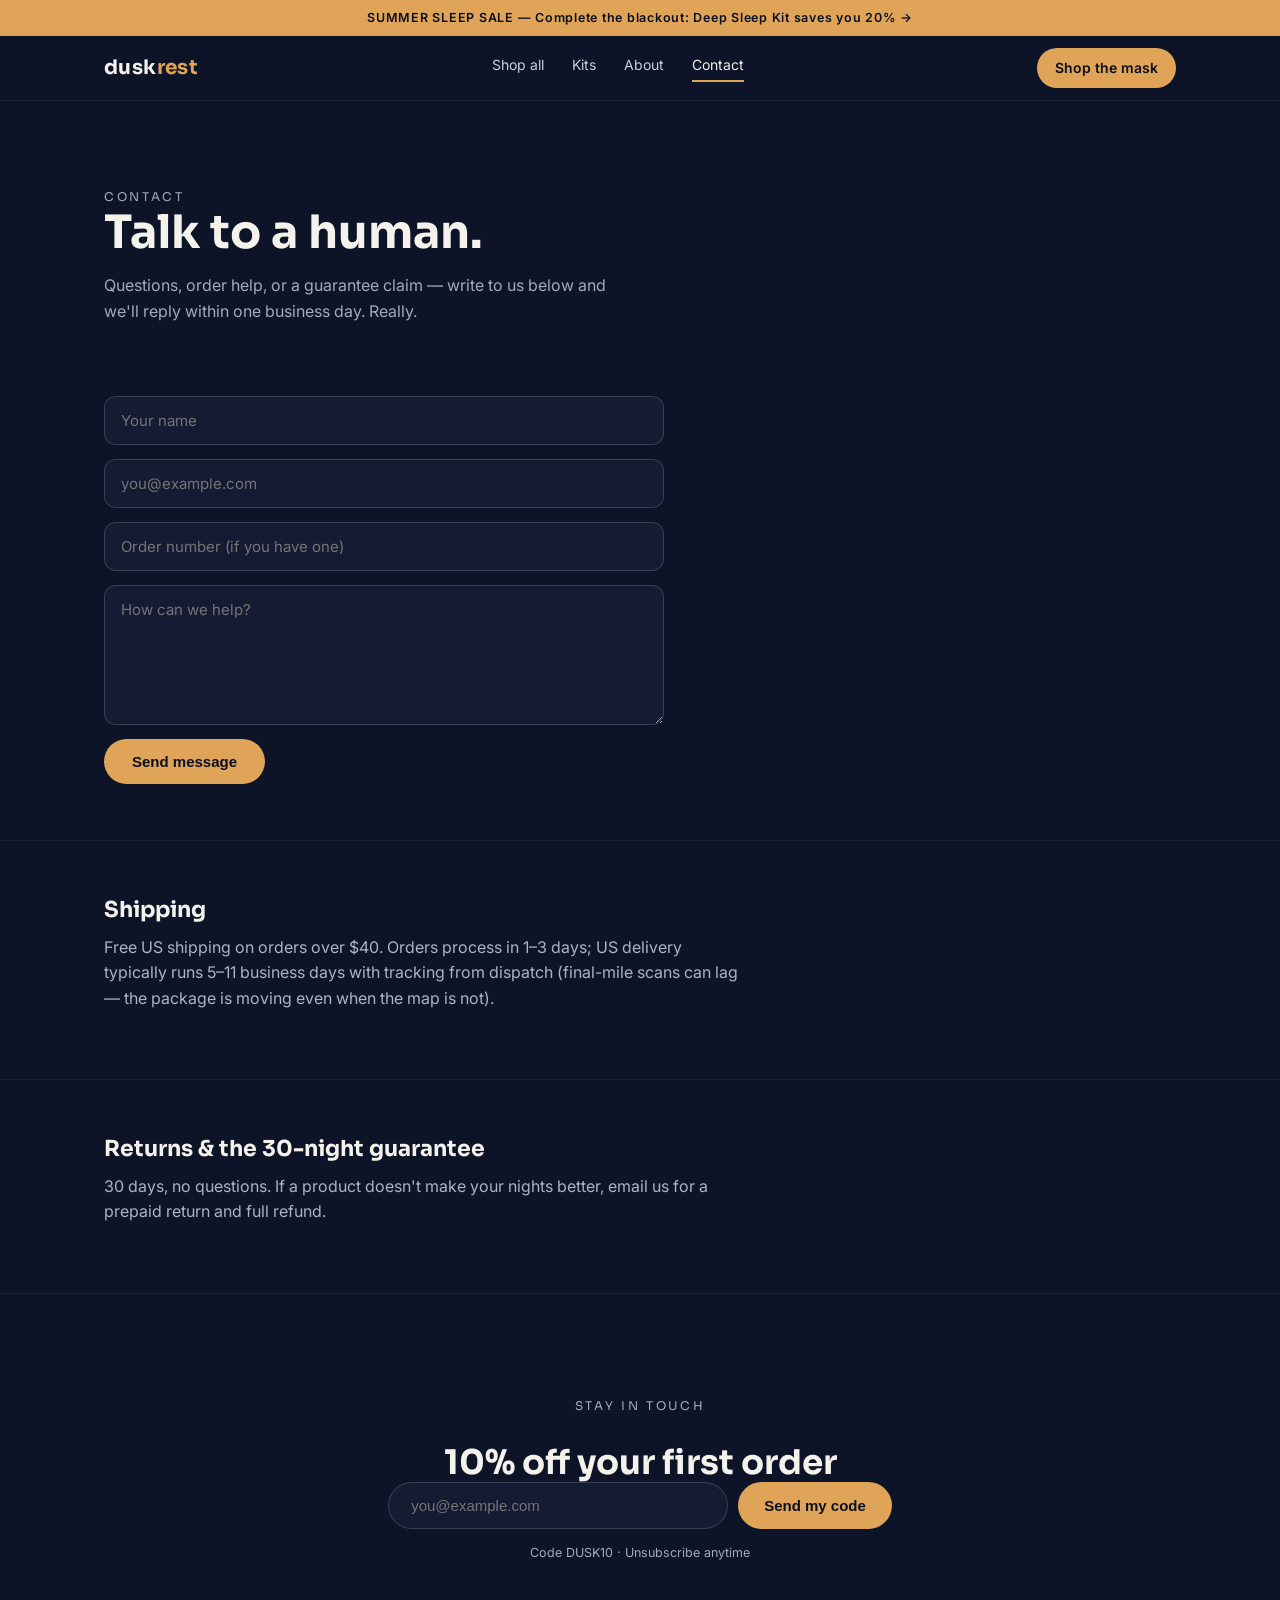
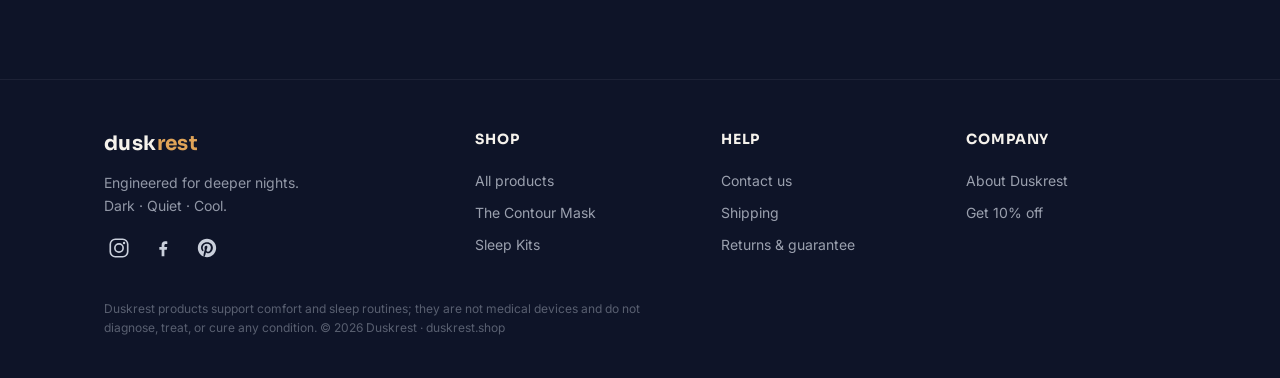
<file: contact.html>
<!DOCTYPE html>
<html lang="en">
<head>
<meta charset="UTF-8">
<meta name="viewport" content="width=device-width, initial-scale=1.0">
<title>Contact {{TITLE}} policies — Duskrest</title>
<meta name="description" content="Support, shipping, and returns.">
<link rel="preconnect" href="https://fonts.googleapis.com">
<link href="https://fonts.googleapis.com/css2?family=Sora:wght@300;400;600;700&family=Inter:wght@400;500;600&display=swap" rel="stylesheet">
<link rel="stylesheet" href="styles.css">
<link rel="icon" type="image/png" href="favicon.png">
</head>
<body>
<div class="announce"><a href="kits.html">SUMMER SLEEP SALE — Complete the blackout: Deep Sleep Kit saves you 20% →</a></div>
<nav class="dimmable" aria-label="Main">
  <div class="wrap nav-in">
    <a class="logo" href="index.html">dusk<span>rest</span></a>
    <div class="nav-links">
      <a href="shop.html" >Shop all</a><a href="kits.html" >Kits</a><a href="about.html" >About</a><a href="contact.html" aria-current="page">Contact</a>
    </div>
    <a class="nav-cta" href="mask.html">Shop the mask</a>
  </div>
</nav>
<section class="page-head dimmable">
  <div class="wrap">
    <p class="eyebrow">Contact</p>
    <h1>Talk to a human.</h1>
    <p>Questions, order help, or a guarantee claim — write to us below and we'll reply within one business day. Really.</p>
  </div>
</section>
<section class="info-block dimmable" style="border-top:0">
  <div class="wrap">
    <form class="contact-form" action="https://formsubmit.co/clennyminor@gmail.com" method="POST">
      <input type="hidden" name="_subject" value="Duskrest — new message from the site">
      <input type="hidden" name="_captcha" value="false">
      <input type="hidden" name="_next" value="https://duskrest.shop/contact.html?sent=1">
      <input type="text" name="name" required placeholder="Your name" aria-label="Your name">
      <input type="email" name="email" required placeholder="you@example.com" aria-label="Your email">
      <input type="text" name="order" placeholder="Order number (if you have one)" aria-label="Order number">
      <textarea name="message" required placeholder="How can we help?" aria-label="Message"></textarea>
      <button type="submit">Send message</button>
    </form>
    <p class="cap-note" id="sentNote" style="margin-top:14px" hidden>Message sent — we'll get back to you within one business day. 🌙</p>
  </div>
</section>
<section class="info-block dimmable" id="shipping">
  <div class="wrap">
    <h2>Shipping</h2>
    <p>Free US shipping on orders over $40. Orders process in 1–3 days; US delivery typically runs 5–11 business days with tracking from dispatch (final-mile scans can lag — the package is moving even when the map is not).</p>
  </div>
</section>
<section class="info-block dimmable" id="returns">
  <div class="wrap">
    <h2>Returns & the 30-night guarantee</h2>
    <p>30 days, no questions. If a product doesn't make your nights better, email us for a prepaid return and full refund.</p>
  </div>
</section>
<section class="capture dimmable" id="signup">
  <div class="wrap">
    <p class="eyebrow">Stay in touch</p>
    <h2>10% off your first order</h2>
    <form class="cap-form" id="capForm">
      <input type="email" required placeholder="you@example.com" aria-label="Email address">
      <button type="submit">Send my code</button>
    </form>
    <p class="cap-note" id="capNote">Code DUSK10 · Unsubscribe anytime</p>
  </div>
</section>
<footer class="dimmable">
  <div class="wrap">
    <div class="foot-grid">
      <div class="foot-brand">
        <div class="logo">dusk<span style="color:var(--amber)">rest</span></div>
        <p class="foot-tag">Engineered for deeper nights.<br>Dark · Quiet · Cool.</p>
        <div class="socials">
          <a href="https://www.instagram.com/getduskrest/" target="_blank" rel="noopener" aria-label="Duskrest on Instagram"><svg viewBox="0 0 24 24" width="22" height="22" fill="none" stroke="currentColor" stroke-width="1.8"><rect x="2.5" y="2.5" width="19" height="19" rx="5.5"/><circle cx="12" cy="12" r="4.5"/><circle cx="17.5" cy="6.5" r="1.3" fill="currentColor" stroke="none"/></svg></a>
          <a href="https://www.facebook.com/profile.php?id=61590956003962" target="_blank" rel="noopener" aria-label="Duskrest on Facebook"><svg viewBox="0 0 24 24" width="22" height="22" fill="currentColor"><path d="M13.5 21v-7h2.6l.5-3h-3.1V9.1c0-.9.3-1.6 1.7-1.6h1.5V4.8c-.3 0-1.2-.1-2.3-.1-2.3 0-3.9 1.4-3.9 4v2.3H8v3h2.5v7h3z"/></svg></a>
          <a href="https://www.pinterest.com/getduskrest/" target="_blank" rel="noopener" aria-label="Duskrest on Pinterest"><svg viewBox="0 0 24 24" width="22" height="22" fill="currentColor"><path d="M12 2C6.5 2 2 6.5 2 12c0 4.2 2.6 7.8 6.3 9.3-.1-.8-.2-2 .1-2.9l1.2-5s-.3-.6-.3-1.5c0-1.4.8-2.4 1.8-2.4.9 0 1.3.6 1.3 1.4 0 .9-.6 2.2-.9 3.4-.2 1 .5 1.8 1.5 1.8 1.8 0 3.2-1.9 3.2-4.7 0-2.4-1.8-4.1-4.3-4.1-2.9 0-4.6 2.2-4.6 4.5 0 .9.3 1.8.8 2.3.1.1.1.2.1.3l-.3 1.1c0 .2-.2.2-.4.1-1.3-.6-2-2.4-2-3.9 0-3.2 2.3-6.1 6.7-6.1 3.5 0 6.2 2.5 6.2 5.8 0 3.5-2.2 6.3-5.2 6.3-1 0-2-.5-2.3-1.1l-.6 2.4c-.2.9-.8 2-1.2 2.6.9.3 1.9.4 2.9.4 5.5 0 10-4.5 10-10S17.5 2 12 2z"/></svg></a>
        </div>
      </div>
      <div>
        <h4>Shop</h4>
        <a href="shop.html">All products</a><a href="mask.html">The Contour Mask</a><a href="kits.html">Sleep Kits</a>
      </div>
      <div>
        <h4>Help</h4>
        <a href="contact.html">Contact us</a><a href="contact.html#shipping">Shipping</a><a href="contact.html#returns">Returns & guarantee</a>
      </div>
      <div>
        <h4>Company</h4>
        <a href="about.html">About Duskrest</a><a href="index.html#signup">Get 10% off</a>
      </div>
    </div>
    <p class="compliance">Duskrest products support comfort and sleep routines; they are not medical devices and do not diagnose, treat, or cure any condition. © 2026 Duskrest · duskrest.shop</p>
  </div>
</footer>
<script src="app.js"></script>
</body>
</html>
</file>
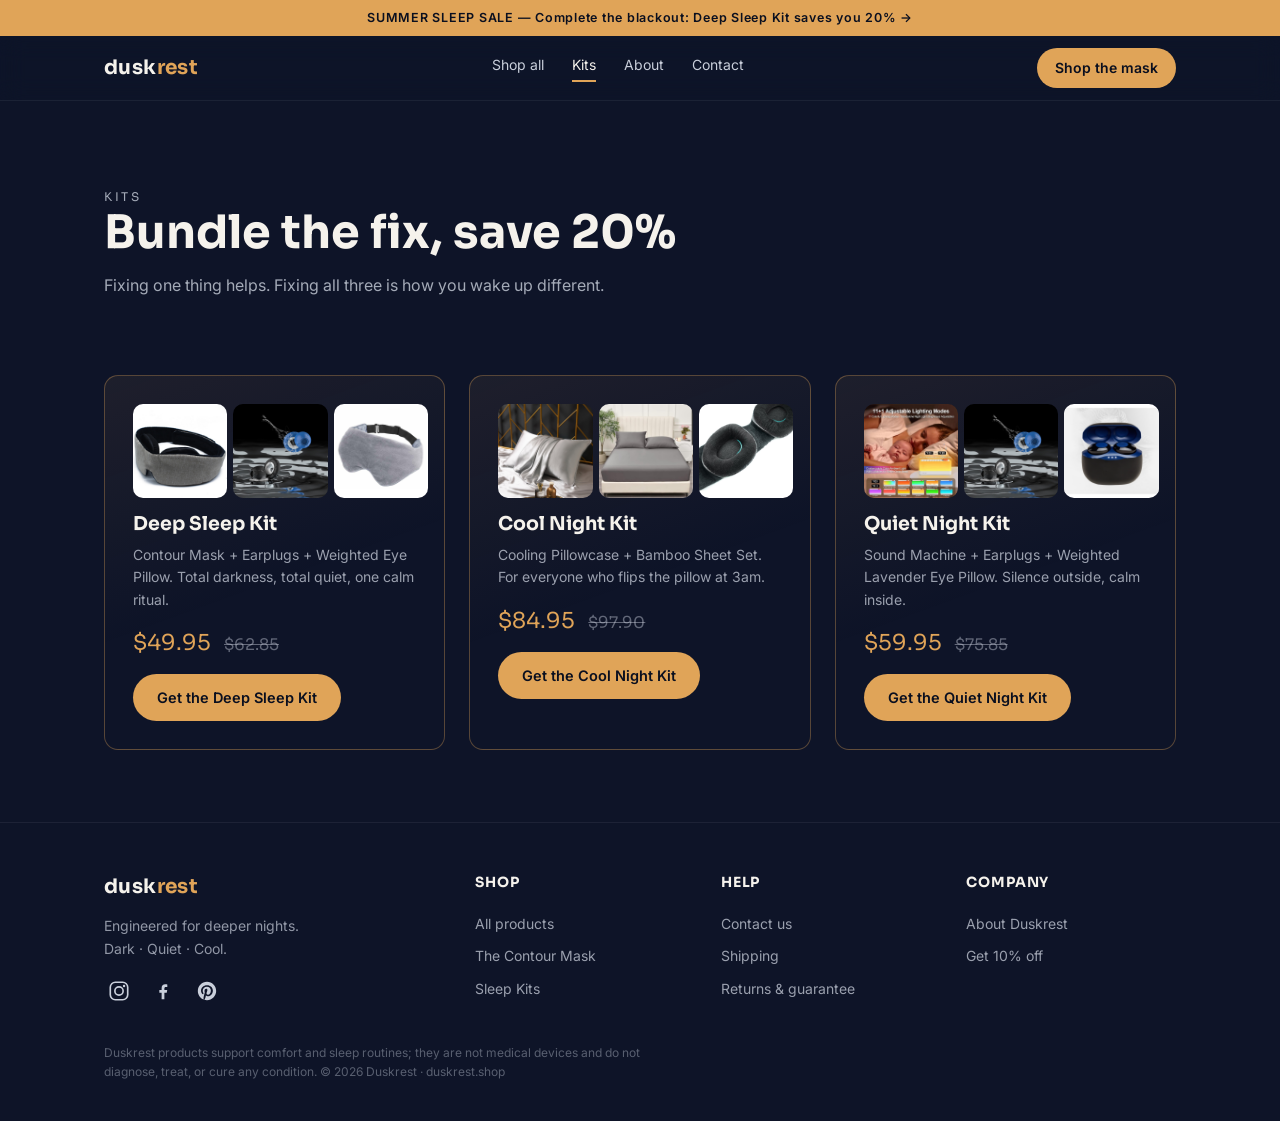
<file: kits.html>
<!DOCTYPE html>
<html lang="en">
<head>
<meta charset="UTF-8">
<meta name="viewport" content="width=device-width, initial-scale=1.0">
<title>Sleep Kits — Duskrest</title>
<meta name="description" content="Bundle the fix and save 20%.">
<link rel="preconnect" href="https://fonts.googleapis.com">
<link href="https://fonts.googleapis.com/css2?family=Sora:wght@300;400;600;700&family=Inter:wght@400;500;600&display=swap" rel="stylesheet">
<link rel="stylesheet" href="styles.css">
<link rel="icon" type="image/png" href="favicon.png">
<meta name="p:domain_verify" content="1225a9967f67f1d7731c1ccdda7eb4d2"/>
</head>
<body>
<div class="announce"><a href="kits.html">SUMMER SLEEP SALE — Complete the blackout: Deep Sleep Kit saves you 20% →</a></div>
<nav class="dimmable" aria-label="Main">
  <div class="wrap nav-in">
    <a class="logo" href="index.html">dusk<span>rest</span></a>
    <div class="nav-links">
      <a href="shop.html" >Shop all</a><a href="kits.html" aria-current="page">Kits</a><a href="about.html" >About</a><a href="contact.html" >Contact</a>
    </div>
    <a class="nav-cta" href="mask.html">Shop the mask</a>
  </div>
</nav>
<section class="page-head dimmable">
  <div class="wrap">
    <p class="eyebrow">Kits</p>
    <h1>Bundle the fix, save 20%</h1>
    <p>Fixing one thing helps. Fixing all three is how you wake up different.</p>
  </div>
</section>
<section class="bundles dimmable" style="border-top:0;padding-top:32px">
  <div class="wrap">
    <div class="bundle-grid">
      <div class="bundle">
        <div class="kit-imgs">
          <img src="mask-1.png" alt="Contour Mask">
          <img src="premium-foam-earplugs-case.jpg" alt="Foam earplugs">
          <img src="weighted-lavender-eye-pillow.jpg" alt="Weighted eye pillow">
        </div>
        <h3>Deep Sleep Kit</h3>
        <p class="items">Contour Mask + Earplugs + Weighted Eye Pillow. Total darkness, total quiet, one calm ritual.</p>
        <p class="p">$49.95 <s>$62.85</s></p>
        <a class="btn" href="https://buy.stripe.com/bJeeVc4Jk23M7xweL54Ja01" target="_blank" rel="noopener">Get the Deep Sleep Kit</a>
      </div>
      <div class="bundle">
        <div class="kit-imgs">
          <img src="cooling-pillowcase.jpg" alt="Cooling pillowcase">
          <img src="bamboo-cooling-sheet-set.jpg" alt="Bamboo sheet set">
          <img src="mask-5.jpg" alt="Contour Mask side view">
        </div>
        <h3>Cool Night Kit</h3>
        <p class="items">Cooling Pillowcase + Bamboo Sheet Set. For everyone who flips the pillow at 3am.</p>
        <p class="p">$84.95 <s>$97.90</s></p>
        <a class="btn" href="https://buy.stripe.com/bJe14m7Vw9we054fP94Ja02" target="_blank" rel="noopener">Get the Cool Night Kit</a>
      </div>
      <div class="bundle">
        <div class="kit-imgs">
          <img src="white-noise-machine-20-sounds.jpg" alt="White noise machine">
          <img src="premium-foam-earplugs-case.jpg" alt="Foam earplugs">
          <img src="bluetooth-sleep-headband.png" alt="Sleep headband">
        </div>
        <h3>Quiet Night Kit</h3>
        <p class="items">Sound Machine + Earplugs + Weighted Lavender Eye Pillow. Silence outside, calm inside.</p>
        <p class="p">$59.95 <s>$75.85</s></p>
        <a class="btn" href="https://buy.stripe.com/7sY5kCejUgYG1981Yj4Ja03" target="_blank" rel="noopener">Get the Quiet Night Kit</a>
      </div>
    </div>
    <p class="cap-note" id="checkout-note" style="margin-top:24px;text-align:center" hidden>Checkout opens this week — grab code DUSK10 on the <a href="index.html#signup" style="color:var(--amber)">home page</a> and be first in line.</p>
  </div>
</section>
<footer class="dimmable">
  <div class="wrap">
    <div class="foot-grid">
      <div class="foot-brand">
        <div class="logo">dusk<span style="color:var(--amber)">rest</span></div>
        <p class="foot-tag">Engineered for deeper nights.<br>Dark · Quiet · Cool.</p>
        <div class="socials">
          <a href="https://www.instagram.com/getduskrest/" target="_blank" rel="noopener" aria-label="Duskrest on Instagram"><svg viewBox="0 0 24 24" width="22" height="22" fill="none" stroke="currentColor" stroke-width="1.8"><rect x="2.5" y="2.5" width="19" height="19" rx="5.5"/><circle cx="12" cy="12" r="4.5"/><circle cx="17.5" cy="6.5" r="1.3" fill="currentColor" stroke="none"/></svg></a>
          <a href="https://www.facebook.com/profile.php?id=61590956003962" target="_blank" rel="noopener" aria-label="Duskrest on Facebook"><svg viewBox="0 0 24 24" width="22" height="22" fill="currentColor"><path d="M13.5 21v-7h2.6l.5-3h-3.1V9.1c0-.9.3-1.6 1.7-1.6h1.5V4.8c-.3 0-1.2-.1-2.3-.1-2.3 0-3.9 1.4-3.9 4v2.3H8v3h2.5v7h3z"/></svg></a>
          <a href="https://www.pinterest.com/getduskrest/" target="_blank" rel="noopener" aria-label="Duskrest on Pinterest"><svg viewBox="0 0 24 24" width="22" height="22" fill="currentColor"><path d="M12 2C6.5 2 2 6.5 2 12c0 4.2 2.6 7.8 6.3 9.3-.1-.8-.2-2 .1-2.9l1.2-5s-.3-.6-.3-1.5c0-1.4.8-2.4 1.8-2.4.9 0 1.3.6 1.3 1.4 0 .9-.6 2.2-.9 3.4-.2 1 .5 1.8 1.5 1.8 1.8 0 3.2-1.9 3.2-4.7 0-2.4-1.8-4.1-4.3-4.1-2.9 0-4.6 2.2-4.6 4.5 0 .9.3 1.8.8 2.3.1.1.1.2.1.3l-.3 1.1c0 .2-.2.2-.4.1-1.3-.6-2-2.4-2-3.9 0-3.2 2.3-6.1 6.7-6.1 3.5 0 6.2 2.5 6.2 5.8 0 3.5-2.2 6.3-5.2 6.3-1 0-2-.5-2.3-1.1l-.6 2.4c-.2.9-.8 2-1.2 2.6.9.3 1.9.4 2.9.4 5.5 0 10-4.5 10-10S17.5 2 12 2z"/></svg></a>
        </div>
      </div>
      <div>
        <h4>Shop</h4>
        <a href="shop.html">All products</a><a href="mask.html">The Contour Mask</a><a href="kits.html">Sleep Kits</a>
      </div>
      <div>
        <h4>Help</h4>
        <a href="contact.html">Contact us</a><a href="contact.html#shipping">Shipping</a><a href="contact.html#returns">Returns & guarantee</a>
      </div>
      <div>
        <h4>Company</h4>
        <a href="about.html">About Duskrest</a><a href="index.html#signup">Get 10% off</a>
      </div>
    </div>
    <p class="compliance">Duskrest products support comfort and sleep routines; they are not medical devices and do not diagnose, treat, or cure any condition. © 2026 Duskrest · duskrest.shop</p>
  </div>
</footer>
<script src="app.js"></script>
</body>
</html>
</file>
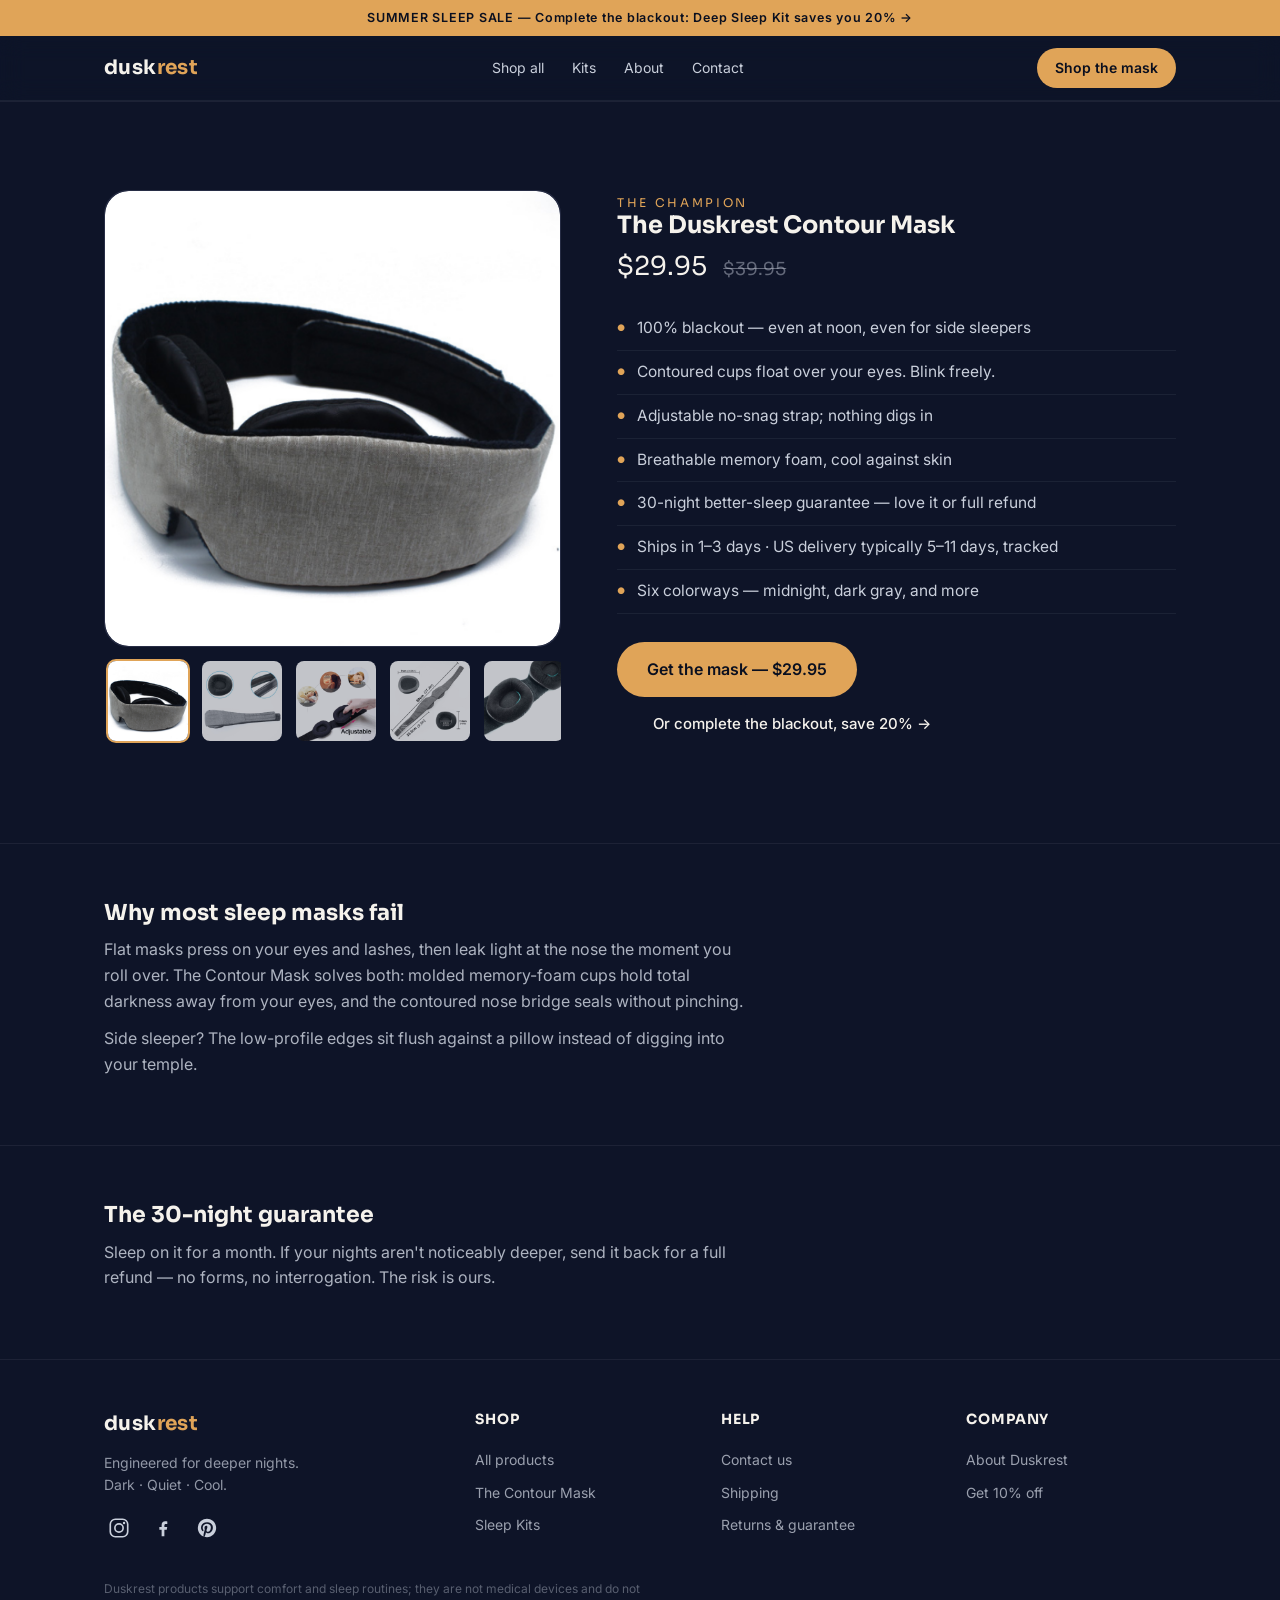
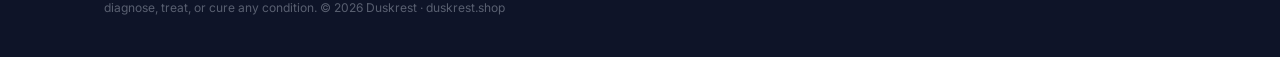
<file: mask.html>
<!DOCTYPE html>
<html lang="en">
<head>
<meta charset="UTF-8">
<meta name="viewport" content="width=device-width, initial-scale=1.0">
<title>The Duskrest Contour Mask — Total blackout, zero eye pressure</title>
<meta name="description" content="100% blackout contoured sleep mask. 30-night guarantee.">
<link rel="preconnect" href="https://fonts.googleapis.com">
<link href="https://fonts.googleapis.com/css2?family=Sora:wght@300;400;600;700&family=Inter:wght@400;500;600&display=swap" rel="stylesheet">
<link rel="stylesheet" href="styles.css">
<link rel="icon" type="image/png" href="favicon.png">
<meta name="p:domain_verify" content="1225a9967f67f1d7731c1ccdda7eb4d2"/>
</head>
<body>
<div class="announce"><a href="kits.html">SUMMER SLEEP SALE — Complete the blackout: Deep Sleep Kit saves you 20% →</a></div>
<nav class="dimmable" aria-label="Main">
  <div class="wrap nav-in">
    <a class="logo" href="index.html">dusk<span>rest</span></a>
    <div class="nav-links">
      <a href="shop.html" >Shop all</a><a href="kits.html" >Kits</a><a href="about.html" >About</a><a href="contact.html" >Contact</a>
    </div>
    <a class="nav-cta" href="mask.html">Shop the mask</a>
  </div>
</nav>
<section class="champion dimmable" id="champion">
  <div class="wrap champ-in">
    <div>
      <div class="champ-img"><img id="galleryMain" src="mask-1.png" alt="Duskrest Contour Mask — gray 3D contoured sleep mask"></div>
      <div class="thumbs" id="galleryThumbs">
        <img src="mask-1.png" data-full="mask-1.png" alt="Contour Mask front" class="active">
        <img src="mask-2.jpg" data-full="mask-2.jpg" alt="Contour Mask detail">
        <img src="mask-3.jpg" data-full="mask-3.jpg" alt="Contour Mask adjustable strap">
        <img src="mask-4.jpg" data-full="mask-4.jpg" alt="Contour Mask dimensions">
        <img src="mask-5.jpg" data-full="mask-5.jpg" alt="Contour Mask side view">
        <img src="mask-6.png" data-full="mask-6.png" alt="Contour Mask colorways">
      </div>
    </div>
    <div>
      <p class="eyebrow">The champion</p>
      <h1>The Duskrest Contour Mask</h1>
      <p class="price">$29.95 <s>$39.95</s></p>
      <ul class="champ-list">
        <li>100% blackout — even at noon, even for side sleepers</li>
        <li>Contoured cups float over your eyes. Blink freely.</li>
        <li>Adjustable no-snag strap; nothing digs in</li>
        <li>Breathable memory foam, cool against skin</li>
        <li>30-night better-sleep guarantee — love it or full refund</li>
        <li>Ships in 1–3 days · US delivery typically 5–11 days, tracked</li>
        <li>Six colorways — midnight, dark gray, and more</li>
      </ul>
      <a class="btn" href="https://buy.stripe.com/aFa9ASgs2aAi8BA1Yj4Ja00" target="_blank" rel="noopener">Get the mask — $29.95</a>
      <a class="btn-ghost" href="kits.html">Or complete the blackout, save 20% →</a>
    </div>
  </div>
</section>

<section class="info-block dimmable">
  <div class="wrap">
    <h2>Why most sleep masks fail</h2>
    <p>Flat masks press on your eyes and lashes, then leak light at the nose the moment you roll over. The Contour Mask solves both: molded memory-foam cups hold total darkness away from your eyes, and the contoured nose bridge seals without pinching.</p>
    <p>Side sleeper? The low-profile edges sit flush against a pillow instead of digging into your temple.</p>
  </div>
</section>

<section class="info-block dimmable">
  <div class="wrap">
    <h2>The 30-night guarantee</h2>
    <p>Sleep on it for a month. If your nights aren't noticeably deeper, send it back for a full refund — no forms, no interrogation. The risk is ours.</p>
  </div>
</section>
<footer class="dimmable">
  <div class="wrap">
    <div class="foot-grid">
      <div class="foot-brand">
        <div class="logo">dusk<span style="color:var(--amber)">rest</span></div>
        <p class="foot-tag">Engineered for deeper nights.<br>Dark · Quiet · Cool.</p>
        <div class="socials">
          <a href="https://www.instagram.com/getduskrest/" target="_blank" rel="noopener" aria-label="Duskrest on Instagram"><svg viewBox="0 0 24 24" width="22" height="22" fill="none" stroke="currentColor" stroke-width="1.8"><rect x="2.5" y="2.5" width="19" height="19" rx="5.5"/><circle cx="12" cy="12" r="4.5"/><circle cx="17.5" cy="6.5" r="1.3" fill="currentColor" stroke="none"/></svg></a>
          <a href="https://www.facebook.com/profile.php?id=61590956003962" target="_blank" rel="noopener" aria-label="Duskrest on Facebook"><svg viewBox="0 0 24 24" width="22" height="22" fill="currentColor"><path d="M13.5 21v-7h2.6l.5-3h-3.1V9.1c0-.9.3-1.6 1.7-1.6h1.5V4.8c-.3 0-1.2-.1-2.3-.1-2.3 0-3.9 1.4-3.9 4v2.3H8v3h2.5v7h3z"/></svg></a>
          <a href="https://www.pinterest.com/getduskrest/" target="_blank" rel="noopener" aria-label="Duskrest on Pinterest"><svg viewBox="0 0 24 24" width="22" height="22" fill="currentColor"><path d="M12 2C6.5 2 2 6.5 2 12c0 4.2 2.6 7.8 6.3 9.3-.1-.8-.2-2 .1-2.9l1.2-5s-.3-.6-.3-1.5c0-1.4.8-2.4 1.8-2.4.9 0 1.3.6 1.3 1.4 0 .9-.6 2.2-.9 3.4-.2 1 .5 1.8 1.5 1.8 1.8 0 3.2-1.9 3.2-4.7 0-2.4-1.8-4.1-4.3-4.1-2.9 0-4.6 2.2-4.6 4.5 0 .9.3 1.8.8 2.3.1.1.1.2.1.3l-.3 1.1c0 .2-.2.2-.4.1-1.3-.6-2-2.4-2-3.9 0-3.2 2.3-6.1 6.7-6.1 3.5 0 6.2 2.5 6.2 5.8 0 3.5-2.2 6.3-5.2 6.3-1 0-2-.5-2.3-1.1l-.6 2.4c-.2.9-.8 2-1.2 2.6.9.3 1.9.4 2.9.4 5.5 0 10-4.5 10-10S17.5 2 12 2z"/></svg></a>
        </div>
      </div>
      <div>
        <h4>Shop</h4>
        <a href="shop.html">All products</a><a href="mask.html">The Contour Mask</a><a href="kits.html">Sleep Kits</a>
      </div>
      <div>
        <h4>Help</h4>
        <a href="contact.html">Contact us</a><a href="contact.html#shipping">Shipping</a><a href="contact.html#returns">Returns & guarantee</a>
      </div>
      <div>
        <h4>Company</h4>
        <a href="about.html">About Duskrest</a><a href="index.html#signup">Get 10% off</a>
      </div>
    </div>
    <p class="compliance">Duskrest products support comfort and sleep routines; they are not medical devices and do not diagnose, treat, or cure any condition. © 2026 Duskrest · duskrest.shop</p>
  </div>
</footer>
<script src="app.js"></script>
</body>
</html>
</file>
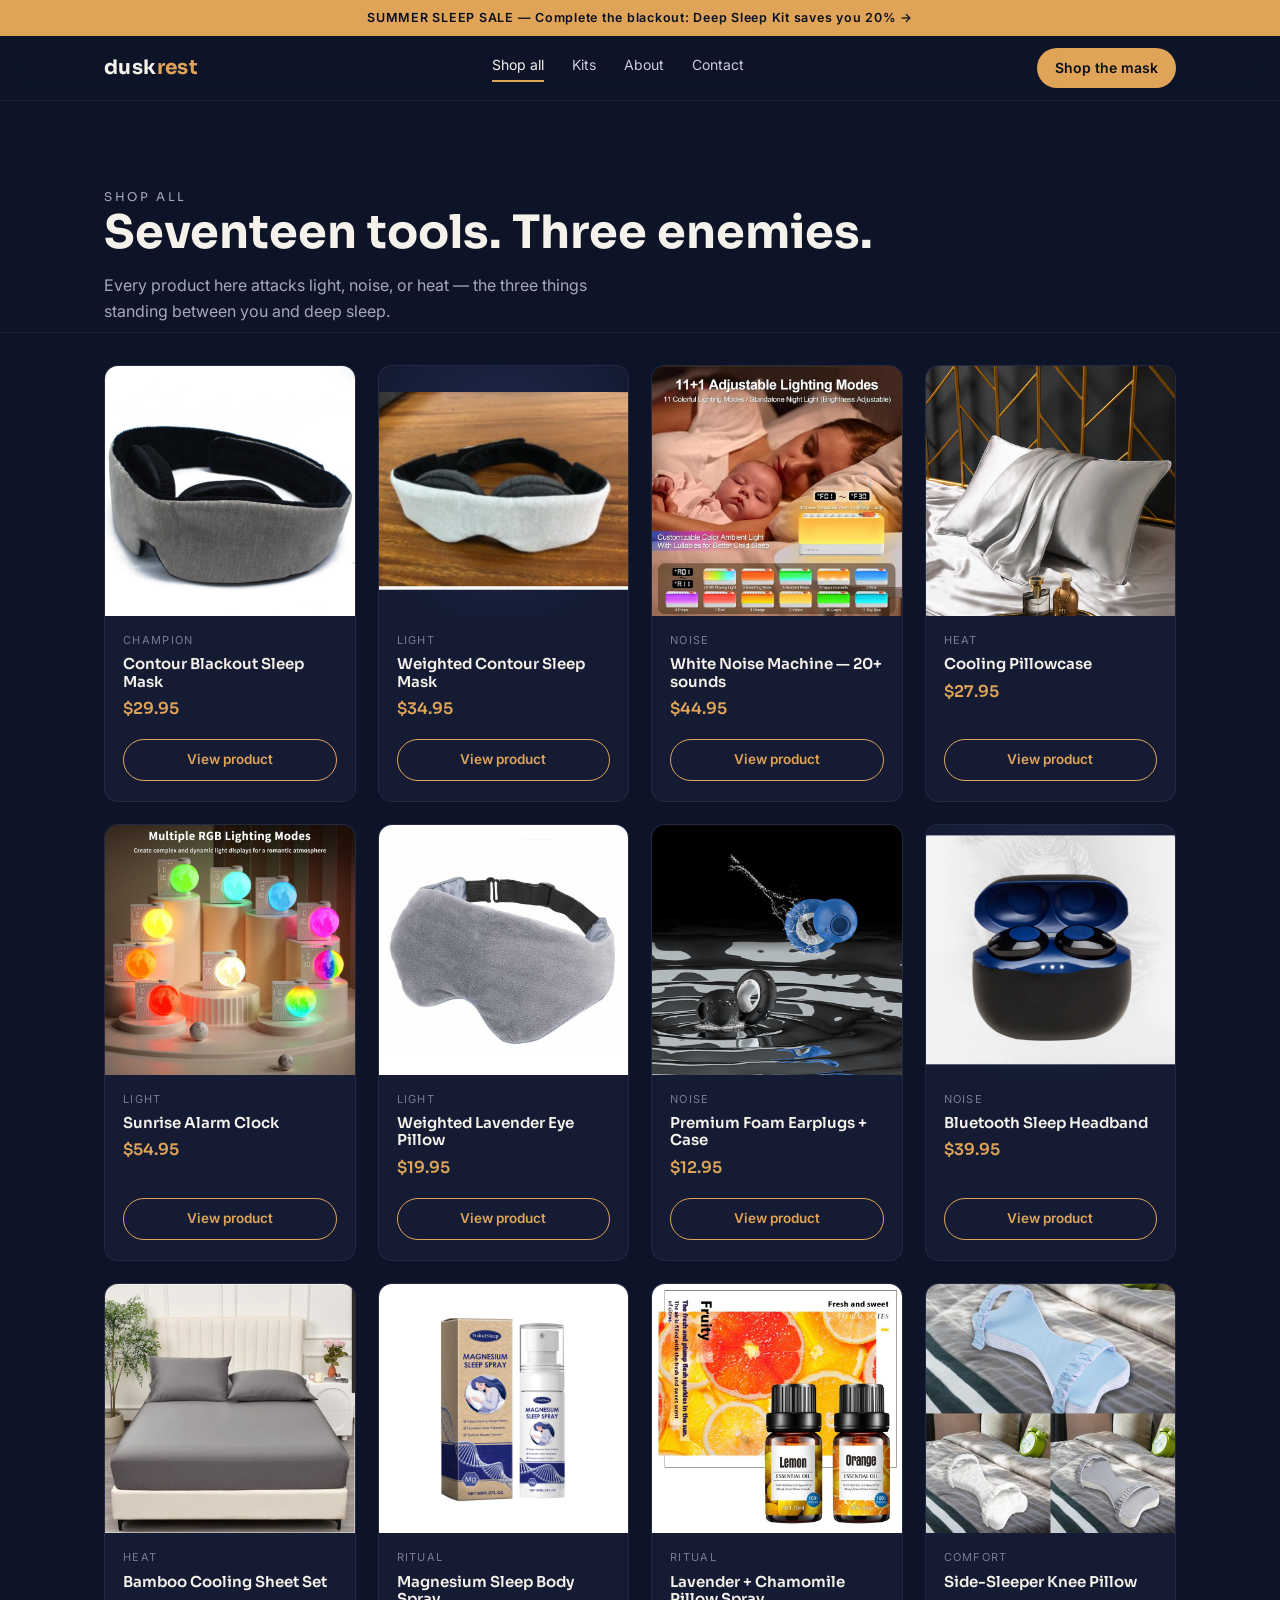
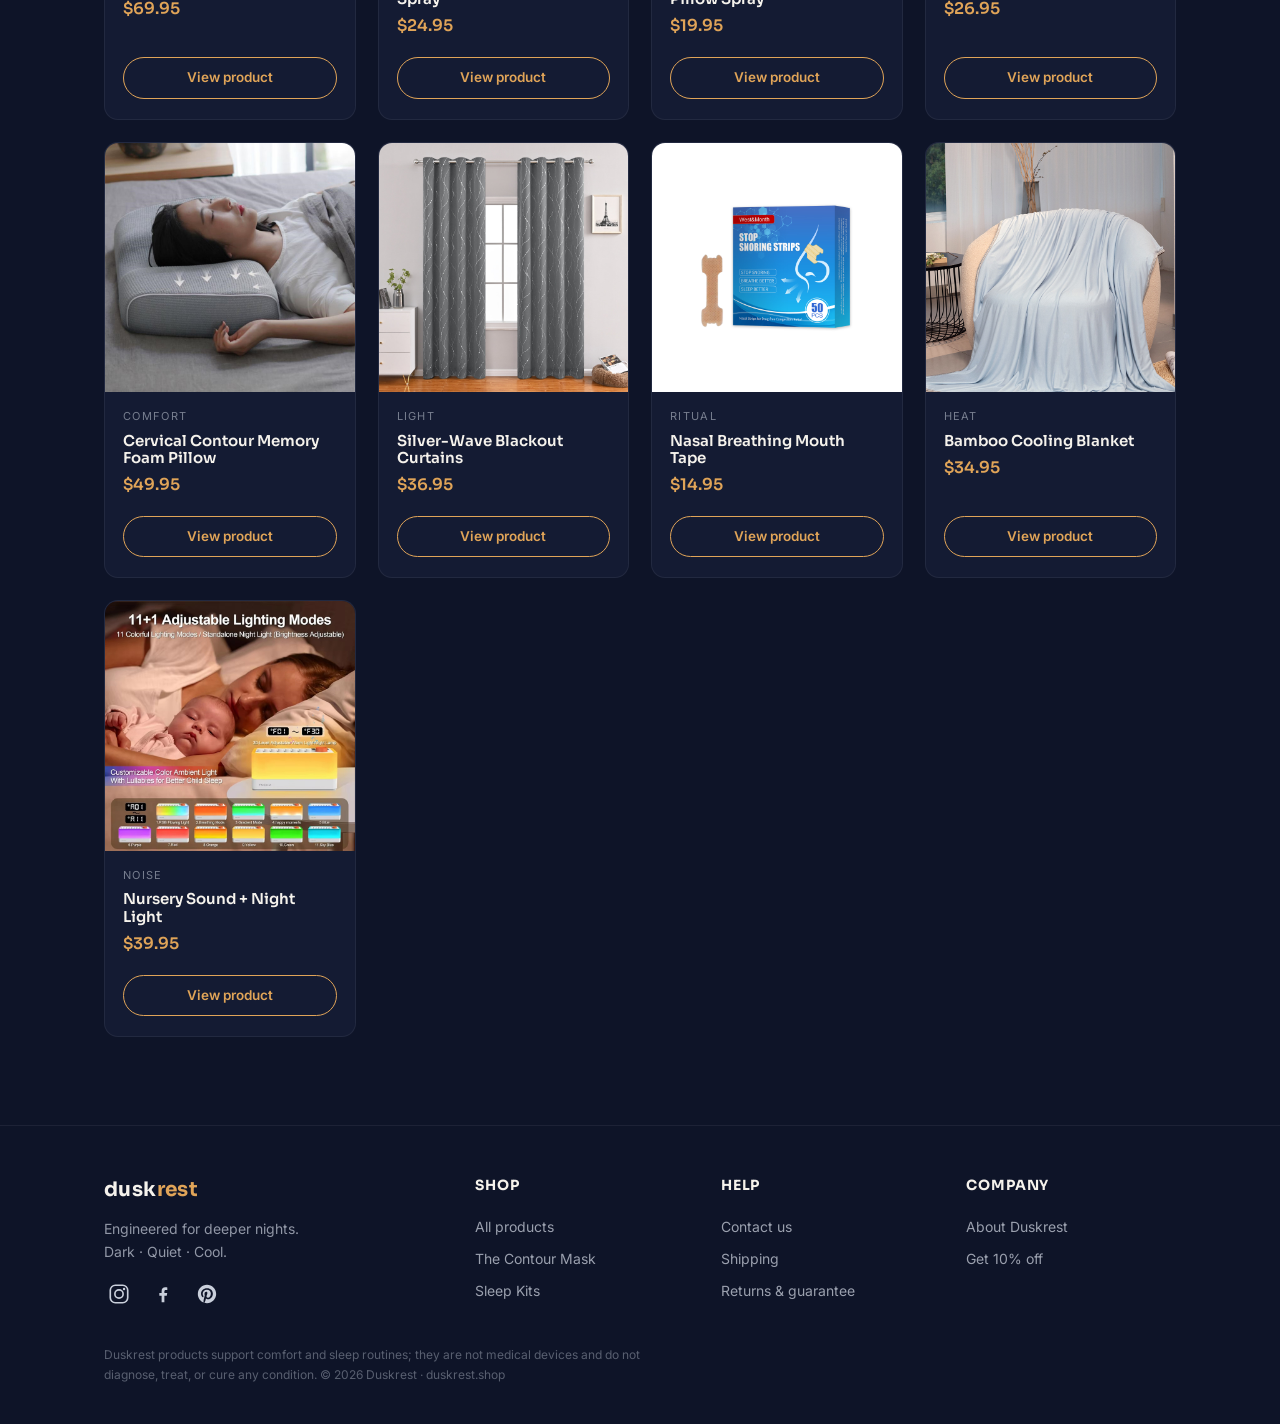
<file: shop.html>
<!DOCTYPE html>
<html lang="en">
<head>
<meta charset="UTF-8">
<meta name="viewport" content="width=device-width, initial-scale=1.0">
<title>Shop all — Duskrest</title>
<meta name="description" content="Twenty sleep tools against three enemies: light, noise, heat.">
<link rel="preconnect" href="https://fonts.googleapis.com">
<link href="https://fonts.googleapis.com/css2?family=Sora:wght@300;400;600;700&family=Inter:wght@400;500;600&display=swap" rel="stylesheet">
<link rel="stylesheet" href="styles.css">
<link rel="icon" type="image/png" href="favicon.png">
<meta name="p:domain_verify" content="1225a9967f67f1d7731c1ccdda7eb4d2"/>
</head>
<body>
<div class="announce"><a href="kits.html">SUMMER SLEEP SALE — Complete the blackout: Deep Sleep Kit saves you 20% →</a></div>
<nav class="dimmable" aria-label="Main">
  <div class="wrap nav-in">
    <a class="logo" href="index.html">dusk<span>rest</span></a>
    <div class="nav-links">
      <a href="shop.html" aria-current="page">Shop all</a><a href="kits.html" >Kits</a><a href="about.html" >About</a><a href="contact.html" >Contact</a>
    </div>
    <a class="nav-cta" href="mask.html">Shop the mask</a>
  </div>
</nav>
<section class="page-head dimmable">
  <div class="wrap">
    <p class="eyebrow">Shop all</p>
    <h1>Seventeen tools. Three enemies.</h1>
    <p>Every product here attacks light, noise, or heat — the three things standing between you and deep sleep.</p>
  </div>
</section>
<section class="shop dimmable" style="padding-top:32px">
  <div class="wrap">
    <div class="grid" id="productGrid"></div>
  </div>
</section>
<footer class="dimmable">
  <div class="wrap">
    <div class="foot-grid">
      <div class="foot-brand">
        <div class="logo">dusk<span style="color:var(--amber)">rest</span></div>
        <p class="foot-tag">Engineered for deeper nights.<br>Dark · Quiet · Cool.</p>
        <div class="socials">
          <a href="https://www.instagram.com/getduskrest/" target="_blank" rel="noopener" aria-label="Duskrest on Instagram"><svg viewBox="0 0 24 24" width="22" height="22" fill="none" stroke="currentColor" stroke-width="1.8"><rect x="2.5" y="2.5" width="19" height="19" rx="5.5"/><circle cx="12" cy="12" r="4.5"/><circle cx="17.5" cy="6.5" r="1.3" fill="currentColor" stroke="none"/></svg></a>
          <a href="https://www.facebook.com/profile.php?id=61590956003962" target="_blank" rel="noopener" aria-label="Duskrest on Facebook"><svg viewBox="0 0 24 24" width="22" height="22" fill="currentColor"><path d="M13.5 21v-7h2.6l.5-3h-3.1V9.1c0-.9.3-1.6 1.7-1.6h1.5V4.8c-.3 0-1.2-.1-2.3-.1-2.3 0-3.9 1.4-3.9 4v2.3H8v3h2.5v7h3z"/></svg></a>
          <a href="https://www.pinterest.com/getduskrest/" target="_blank" rel="noopener" aria-label="Duskrest on Pinterest"><svg viewBox="0 0 24 24" width="22" height="22" fill="currentColor"><path d="M12 2C6.5 2 2 6.5 2 12c0 4.2 2.6 7.8 6.3 9.3-.1-.8-.2-2 .1-2.9l1.2-5s-.3-.6-.3-1.5c0-1.4.8-2.4 1.8-2.4.9 0 1.3.6 1.3 1.4 0 .9-.6 2.2-.9 3.4-.2 1 .5 1.8 1.5 1.8 1.8 0 3.2-1.9 3.2-4.7 0-2.4-1.8-4.1-4.3-4.1-2.9 0-4.6 2.2-4.6 4.5 0 .9.3 1.8.8 2.3.1.1.1.2.1.3l-.3 1.1c0 .2-.2.2-.4.1-1.3-.6-2-2.4-2-3.9 0-3.2 2.3-6.1 6.7-6.1 3.5 0 6.2 2.5 6.2 5.8 0 3.5-2.2 6.3-5.2 6.3-1 0-2-.5-2.3-1.1l-.6 2.4c-.2.9-.8 2-1.2 2.6.9.3 1.9.4 2.9.4 5.5 0 10-4.5 10-10S17.5 2 12 2z"/></svg></a>
        </div>
      </div>
      <div>
        <h4>Shop</h4>
        <a href="shop.html">All products</a><a href="mask.html">The Contour Mask</a><a href="kits.html">Sleep Kits</a>
      </div>
      <div>
        <h4>Help</h4>
        <a href="contact.html">Contact us</a><a href="contact.html#shipping">Shipping</a><a href="contact.html#returns">Returns & guarantee</a>
      </div>
      <div>
        <h4>Company</h4>
        <a href="about.html">About Duskrest</a><a href="index.html#signup">Get 10% off</a>
      </div>
    </div>
    <p class="compliance">Duskrest products support comfort and sleep routines; they are not medical devices and do not diagnose, treat, or cure any condition. © 2026 Duskrest · duskrest.shop</p>
  </div>
</footer>
<script src="app.js"></script>
</body>
</html>
</file>
<file: styles.css>
:root{
  --navy:#0E1428; --navy-2:#141B33; --silver:#C9CFDB; --cream:#F5F2EC;
  --amber:#E0A458; --amber-dim:#B8813E; --ink:#0A0F1F; --true-black:#050710;
  --radius:14px; --max:1120px;
}
*{margin:0;padding:0;box-sizing:border-box}
html{scroll-behavior:smooth}
body{background:var(--navy);color:var(--silver);font-family:'Inter',sans-serif;font-size:16px;line-height:1.6;transition:background 1.2s ease}
body.lights-out{background:var(--true-black)}
body.lights-out .dimmable{opacity:.08;transition:opacity 1.2s ease}
.dimmable{transition:opacity 1.2s ease}
h1,h2,h3{font-family:'Sora',sans-serif;color:var(--cream);line-height:1.15}
a{color:inherit;text-decoration:none}
img{max-width:100%;display:block}
.wrap{max-width:var(--max);margin:0 auto;padding:0 24px}
.eyebrow{font-family:'Sora',sans-serif;font-size:12px;letter-spacing:.22em;text-transform:uppercase;color:var(--amber)}

/* nav */
nav{position:sticky;top:0;z-index:50;background:rgba(14,20,40,.85);backdrop-filter:blur(12px);border-bottom:1px solid rgba(201,207,219,.08)}
.nav-in{display:flex;align-items:center;justify-content:space-between;height:64px}
.logo{font-family:'Sora',sans-serif;font-weight:700;font-size:20px;color:var(--cream);letter-spacing:.02em}
.logo span{color:var(--amber)}
.nav-links{display:flex;gap:28px;font-size:14px;color:var(--silver)}
.nav-links a:hover{color:var(--cream)}
.nav-cta{background:var(--amber);color:var(--ink);font-weight:600;font-size:14px;padding:9px 18px;border-radius:999px}
.nav-cta:hover{background:var(--amber-dim)}

/* hero */
.hero{padding:96px 0 72px;position:relative;overflow:hidden}
.hero-in{display:grid;grid-template-columns:1.1fr .9fr;gap:56px;align-items:center}
.hero h1{font-size:clamp(38px,5.4vw,60px);font-weight:700}
.hero h1 em{font-style:normal;color:var(--amber)}
.hero p.lead{margin:22px 0 30px;font-size:18px;color:var(--silver);max-width:44ch}
.btn{display:inline-block;background:var(--amber);color:var(--ink);font-weight:600;padding:15px 30px;border-radius:999px;font-size:16px}
.btn:hover{background:var(--amber-dim)}
.btn-ghost{display:inline-block;margin-left:14px;padding:15px 22px;color:var(--cream);font-weight:500;font-size:15px;border-bottom:1px solid transparent}
.btn-ghost:hover{color:var(--amber)}
.guarantee-row{margin-top:34px;display:flex;gap:22px;font-size:13px;color:rgba(201,207,219,.75)}
.guarantee-row span::before{content:"— ";color:var(--amber)}

/* signature: lights-out switch */
.mask-stage{position:relative;display:flex;flex-direction:column;align-items:center;gap:26px;padding:40px 20px;border:1px solid rgba(201,207,219,.12);border-radius:24px;background:radial-gradient(ellipse at 50% 30%,#1B2440 0%,var(--navy-2) 70%)}
body.lights-out .mask-stage{border-color:rgba(224,164,88,.25);background:radial-gradient(ellipse at 50% 30%,#0B0E1C 0%,var(--true-black) 75%)}
.mask-art{width:min(320px,80%);filter:drop-shadow(0 24px 48px rgba(0,0,0,.5))}
.switch-row{display:flex;align-items:center;gap:14px;font-size:14px;color:var(--silver)}
.switch{position:relative;width:64px;height:32px;border-radius:999px;background:rgba(201,207,219,.2);border:1px solid rgba(201,207,219,.3);cursor:pointer;transition:background .4s}
.switch::after{content:"";position:absolute;top:3px;left:4px;width:24px;height:24px;border-radius:50%;background:var(--cream);transition:transform .4s}
.switch[aria-pressed="true"]{background:var(--amber)}
.switch[aria-pressed="true"]::after{transform:translateX(31px);background:var(--ink)}
.stage-caption{font-size:13px;color:rgba(201,207,219,.6);text-align:center;max-width:32ch}
body.lights-out .stage-caption,body.lights-out .switch-row{color:var(--amber)}

/* framework: light noise heat */
.framework{padding:88px 0;border-top:1px solid rgba(201,207,219,.08)}
.framework h2{font-size:clamp(26px,3.4vw,38px);max-width:24ch}
.fw-grid{margin-top:48px;display:grid;grid-template-columns:repeat(3,1fr);gap:28px}
.fw-card{padding:30px;border-radius:var(--radius);background:var(--navy-2);border:1px solid rgba(201,207,219,.08)}
.fw-card h3{font-size:20px;margin:14px 0 10px}
.fw-card p{font-size:14.5px;color:rgba(201,207,219,.8)}
.fw-icon{font-size:26px}

/* champion */
.champion{padding:88px 0;border-top:1px solid rgba(201,207,219,.08)}
.champ-in{display:grid;grid-template-columns:.9fr 1.1fr;gap:56px;align-items:center}
.champ-in h2{font-size:clamp(28px,3.6vw,42px);margin:10px 0 18px}
.champ-in .price{font-family:'Sora',sans-serif;font-size:26px;color:var(--cream);margin:6px 0 20px}
.champ-in .price s{color:rgba(201,207,219,.45);font-size:18px;margin-left:10px}
.champ-list{list-style:none;margin:0 0 28px}
.champ-list li{padding:9px 0;font-size:15.5px;border-bottom:1px solid rgba(201,207,219,.07)}
.champ-list li::before{content:"●";color:var(--amber);font-size:9px;margin-right:12px;vertical-align:2px}
.champ-img{border-radius:24px;overflow:hidden;background:var(--navy-2);border:1px solid rgba(201,207,219,.1)}

/* products */
.shop{padding:88px 0;border-top:1px solid rgba(201,207,219,.08)}
.shop-head{display:flex;align-items:end;justify-content:space-between;margin-bottom:40px}
.shop h2{font-size:clamp(26px,3.4vw,38px)}
.grid{display:grid;grid-template-columns:repeat(4,1fr);gap:22px}
.card{background:var(--navy-2);border:1px solid rgba(201,207,219,.08);border-radius:var(--radius);overflow:hidden;display:flex;flex-direction:column;transition:transform .25s,border-color .25s}
.card:hover{transform:translateY(-4px);border-color:rgba(224,164,88,.4)}
.card .ph{aspect-ratio:1/1;background:radial-gradient(ellipse at 50% 40%,#202A4D 0%,var(--navy-2) 80%);display:flex;align-items:center;justify-content:center;font-size:42px}
.card .body{padding:16px 18px 20px;display:flex;flex-direction:column;gap:6px;flex:1}
.card h3{font-size:15px;font-weight:600;color:var(--cream)}
.card .p{font-family:'Sora',sans-serif;color:var(--amber);font-weight:600}
.card .tag{font-size:11px;letter-spacing:.12em;text-transform:uppercase;color:rgba(201,207,219,.55)}
.card .buy{margin-top:auto;padding-top:12px}
.card .buy a{display:block;text-align:center;border:1px solid var(--amber);color:var(--amber);border-radius:999px;padding:9px 0;font-size:13.5px;font-weight:600}
.card .buy a:hover{background:var(--amber);color:var(--ink)}

/* bundles */
.bundles{padding:72px 0;border-top:1px solid rgba(201,207,219,.08)}
.bundle-grid{display:grid;grid-template-columns:repeat(3,1fr);gap:24px;margin-top:36px}
.bundle{padding:28px;border-radius:var(--radius);border:1px solid rgba(224,164,88,.35);background:linear-gradient(160deg,rgba(224,164,88,.08),transparent 55%)}
.bundle h3{font-size:19px;margin-bottom:8px}
.bundle .items{font-size:14px;color:rgba(201,207,219,.75);margin-bottom:14px}
.bundle .p{font-family:'Sora',sans-serif;font-size:22px;color:var(--amber)}

/* email */
.capture{padding:88px 0;border-top:1px solid rgba(201,207,219,.08);text-align:center}
.capture h2{font-size:clamp(24px,3vw,34px)}
.capture p{margin:14px auto 28px;max-width:48ch;color:rgba(201,207,219,.8)}
.cap-form{display:flex;gap:10px;justify-content:center;flex-wrap:wrap}
.cap-form input{background:var(--navy-2);border:1px solid rgba(201,207,219,.2);color:var(--cream);border-radius:999px;padding:14px 22px;font-size:15px;width:min(340px,80vw)}
.cap-form input:focus{outline:2px solid var(--amber);outline-offset:2px}
.cap-form button{background:var(--amber);border:0;color:var(--ink);font-weight:600;border-radius:999px;padding:14px 26px;font-size:15px;cursor:pointer}
.cap-note{margin-top:14px;font-size:12.5px;color:rgba(201,207,219,.5)}

/* footer */
footer{border-top:1px solid rgba(201,207,219,.08);padding:48px 0 40px;font-size:13.5px;color:rgba(201,207,219,.6)}
.foot-in{display:flex;justify-content:space-between;gap:32px;flex-wrap:wrap}
.foot-links{display:flex;gap:22px}
.compliance{margin-top:26px;font-size:12px;color:rgba(201,207,219,.4);max-width:72ch}

:focus-visible{outline:2px solid var(--amber);outline-offset:3px}
@media (prefers-reduced-motion:reduce){*{transition:none!important;animation:none!important}}
@media (max-width:900px){.hero-in,.champ-in{grid-template-columns:1fr}.grid{grid-template-columns:repeat(2,1fr)}.fw-grid,.bundle-grid{grid-template-columns:1fr}.nav-links{display:none}}
@media (max-width:520px){.grid{grid-template-columns:1fr}}

/* multi-page additions */
.page-head{padding:72px 0 8px}
.page-head h1{font-size:clamp(30px,4vw,46px)}
.page-head p{margin-top:14px;max-width:52ch;color:rgba(201,207,219,.8)}
.nav-links a[aria-current="page"]{color:var(--cream);border-bottom:2px solid var(--amber);padding-bottom:4px}
.info-block{padding:56px 0;border-top:1px solid rgba(201,207,219,.08)}
.info-block h2{font-size:22px;margin-bottom:12px}
.info-block p{max-width:64ch;color:rgba(201,207,219,.85);margin-bottom:12px}

/* PDP + gallery + clickable cards */
.thumbs{display:flex;gap:10px;overflow-x:auto;padding:12px 2px;scrollbar-width:thin}
.thumbs img{width:84px;height:84px;object-fit:cover;border-radius:10px;border:2px solid transparent;cursor:pointer;flex:0 0 auto;opacity:.75}
.thumbs img:hover{opacity:1}
.thumbs img.active{border-color:var(--amber);opacity:1}
.champ-img img{width:100%;display:block;border-radius:24px}
a.card{color:inherit}
.card .buy-btn{display:block;text-align:center;border:1px solid var(--amber);color:var(--amber);border-radius:999px;padding:9px 0;font-size:13.5px;font-weight:600}
.card:hover .buy-btn{background:var(--amber);color:var(--ink)}
.card .ph img{width:100%;height:100%;object-fit:cover}
.ph-emoji{font-size:42px}
.pdp-ph{aspect-ratio:1/1;border-radius:24px;display:flex;align-items:center;justify-content:center;background:radial-gradient(ellipse at 50% 40%,#202A4D 0%,var(--navy-2) 80%)}
.pdp-desc{margin:6px 0 18px;color:rgba(201,207,219,.85);max-width:52ch}
.trust-bar{margin-top:26px;display:flex;gap:20px;font-size:13px;color:rgba(201,207,219,.7);flex-wrap:wrap}
.trust-bar span::before{content:"— ";color:var(--amber)}

/* announce bar, qty, compare price, accordion */
.announce{background:var(--amber);text-align:center;font-size:12.5px;font-weight:600;letter-spacing:.06em}
.announce a{color:var(--ink);display:block;padding:8px 16px}
.compare{color:rgba(201,207,219,.45);text-decoration:line-through;font-size:18px;margin-left:10px}
.qty-row{display:flex;align-items:center;gap:14px;margin:4px 0 20px}
.qty{display:flex;align-items:center;border:1px solid rgba(201,207,219,.25);border-radius:999px}
.qty button{background:none;border:0;color:var(--cream);font-size:18px;width:38px;height:38px;cursor:pointer}
.qty span{min-width:28px;text-align:center;font-weight:600;color:var(--cream)}
.pdp-acc{margin-top:30px;border-top:1px solid rgba(201,207,219,.1)}
.pdp-acc details{border-bottom:1px solid rgba(201,207,219,.1);padding:14px 0}
.pdp-acc summary{cursor:pointer;font-family:'Sora',sans-serif;color:var(--cream);font-size:15px}
.pdp-acc p{margin-top:10px;font-size:14.5px;color:rgba(201,207,219,.8);max-width:60ch}

/* rich footer */
.foot-grid{display:grid;grid-template-columns:1.6fr 1fr 1fr 1fr;gap:36px;margin-bottom:30px}
.foot-grid h4{font-family:'Sora',sans-serif;color:var(--cream);font-size:14px;margin-bottom:14px;letter-spacing:.06em;text-transform:uppercase}
.foot-grid a{display:block;font-size:14px;color:rgba(201,207,219,.75);padding:5px 0}
.foot-grid a:hover{color:var(--amber)}
.foot-tag{margin:12px 0 16px;font-size:14px;color:rgba(201,207,219,.7);line-height:1.6}
.socials{display:flex;gap:14px}
.socials a{color:var(--silver);padding:4px}
.socials a:hover{color:var(--amber)}
@media (max-width:760px){.foot-grid{grid-template-columns:1fr 1fr}}

/* kits */
.kit-imgs{display:flex;gap:6px;margin-bottom:16px}
.kit-imgs img{width:33.3%;aspect-ratio:1/1;object-fit:cover;border-radius:10px;background:#fff}
.bundle .p s{color:rgba(201,207,219,.45);font-size:16px;margin-left:8px}
.bundle .btn{margin-top:14px;display:inline-block;padding:12px 24px;font-size:14.5px}

/* contact form */
.contact-form{max-width:560px;display:flex;flex-direction:column;gap:14px;margin-top:8px}
.contact-form input,.contact-form textarea{background:var(--navy-2);border:1px solid rgba(201,207,219,.2);color:var(--cream);border-radius:12px;padding:14px 16px;font-size:15px;font-family:'Inter',sans-serif}
.contact-form textarea{min-height:140px;resize:vertical}
.contact-form input:focus,.contact-form textarea:focus{outline:2px solid var(--amber);outline-offset:2px}
.contact-form button{background:var(--amber);border:0;color:var(--ink);font-weight:600;border-radius:999px;padding:14px 28px;font-size:15px;cursor:pointer;align-self:flex-start}

/* about */
.about-grid{display:grid;grid-template-columns:repeat(3,1fr);gap:24px;margin:40px 0}
.promise{border-left:3px solid var(--amber);padding:6px 0 6px 20px;margin:18px 0;font-size:16px;color:var(--cream)}
@media (max-width:760px){.about-grid{grid-template-columns:1fr}}

/* vibe photo cards */
.fw-card.photo{padding:0;overflow:hidden}
.fw-card.photo img{width:100%;aspect-ratio:4/3;object-fit:cover;display:block;filter:saturate(.9) brightness(.92)}
.fw-card.photo .fw-body{padding:22px 26px 26px}
</file>
